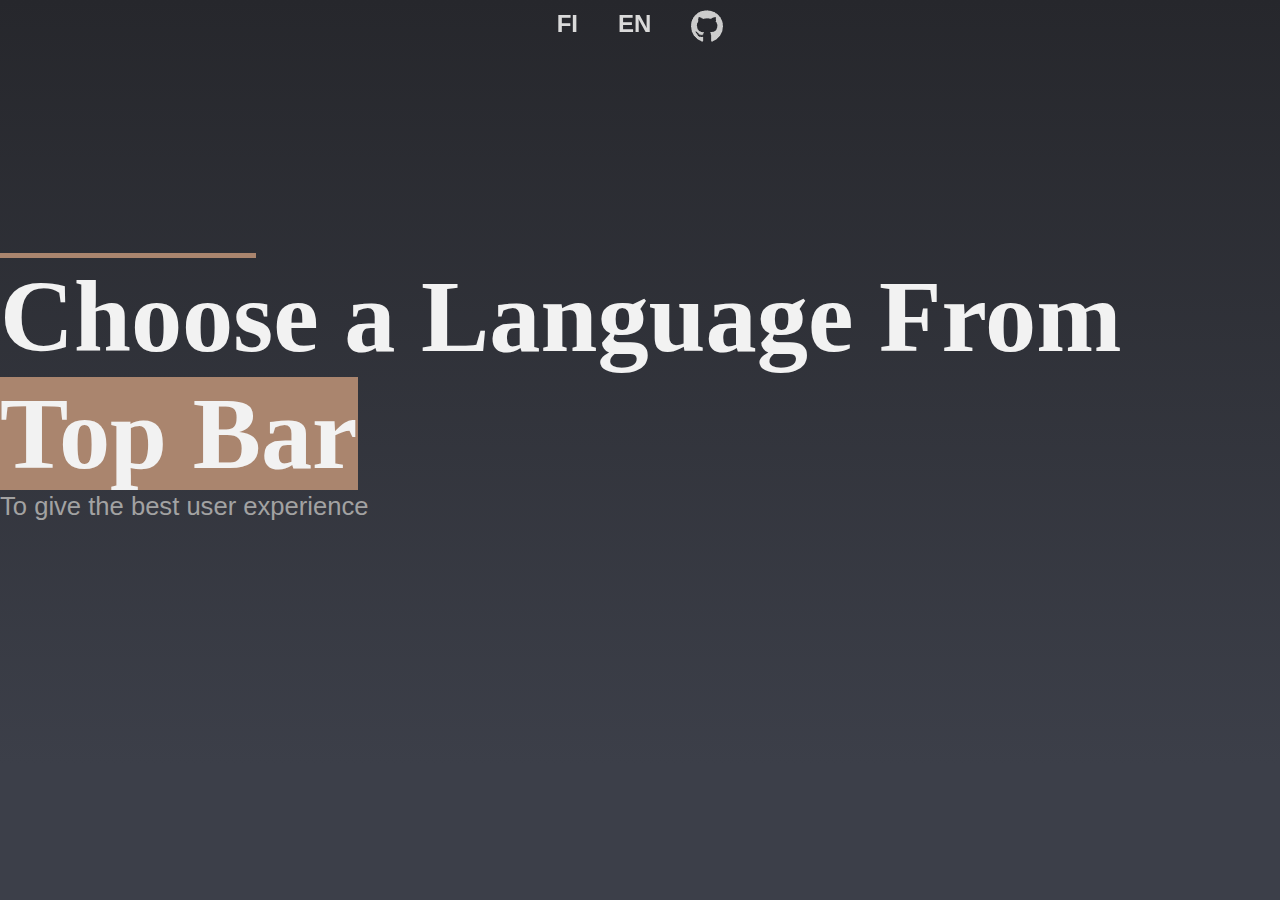
<file: index.html>
<!DOCTYPE html>
<html lang="en">
<head>
    <meta charset="UTF-8">
    <meta name="viewport" content="width=device-width, initial-scale=1.0">
    <title>Jere Tolonen</title>
    <link rel="stylesheet" href="content/style/lanstyle.css">
</head>
<body>
    <main>
        <nav class="screen-nav">
            <a href="fi/" class="nav-link">FI</a>
            <a href="en/" class="nav-link">EN</a>
            <a href="https://github.com/VisualPlate" target="_blank" class="nav-link"><img src="content/media/github32.png" alt="" class="inverted-icon"></a>
        </nav>
        <div class="hero-bg" id="landing">
            <div class="hero-header-content">
                <div>
                    <div class="line coffee"></div>
                    <h1 class="hero-header">Choose a Language From <span class="coffee">Top Bar</span></h1>
                    <p class="hero-paragraph">To give the best user experience</p>
                </div>
            </div>
        </div>
    </main>
    <!--Nobody reads these comments here, am i right?-->
    <!--Also this page wont be shown anyway most likely. it depends on server configs-->
</body>
</html>
</file>
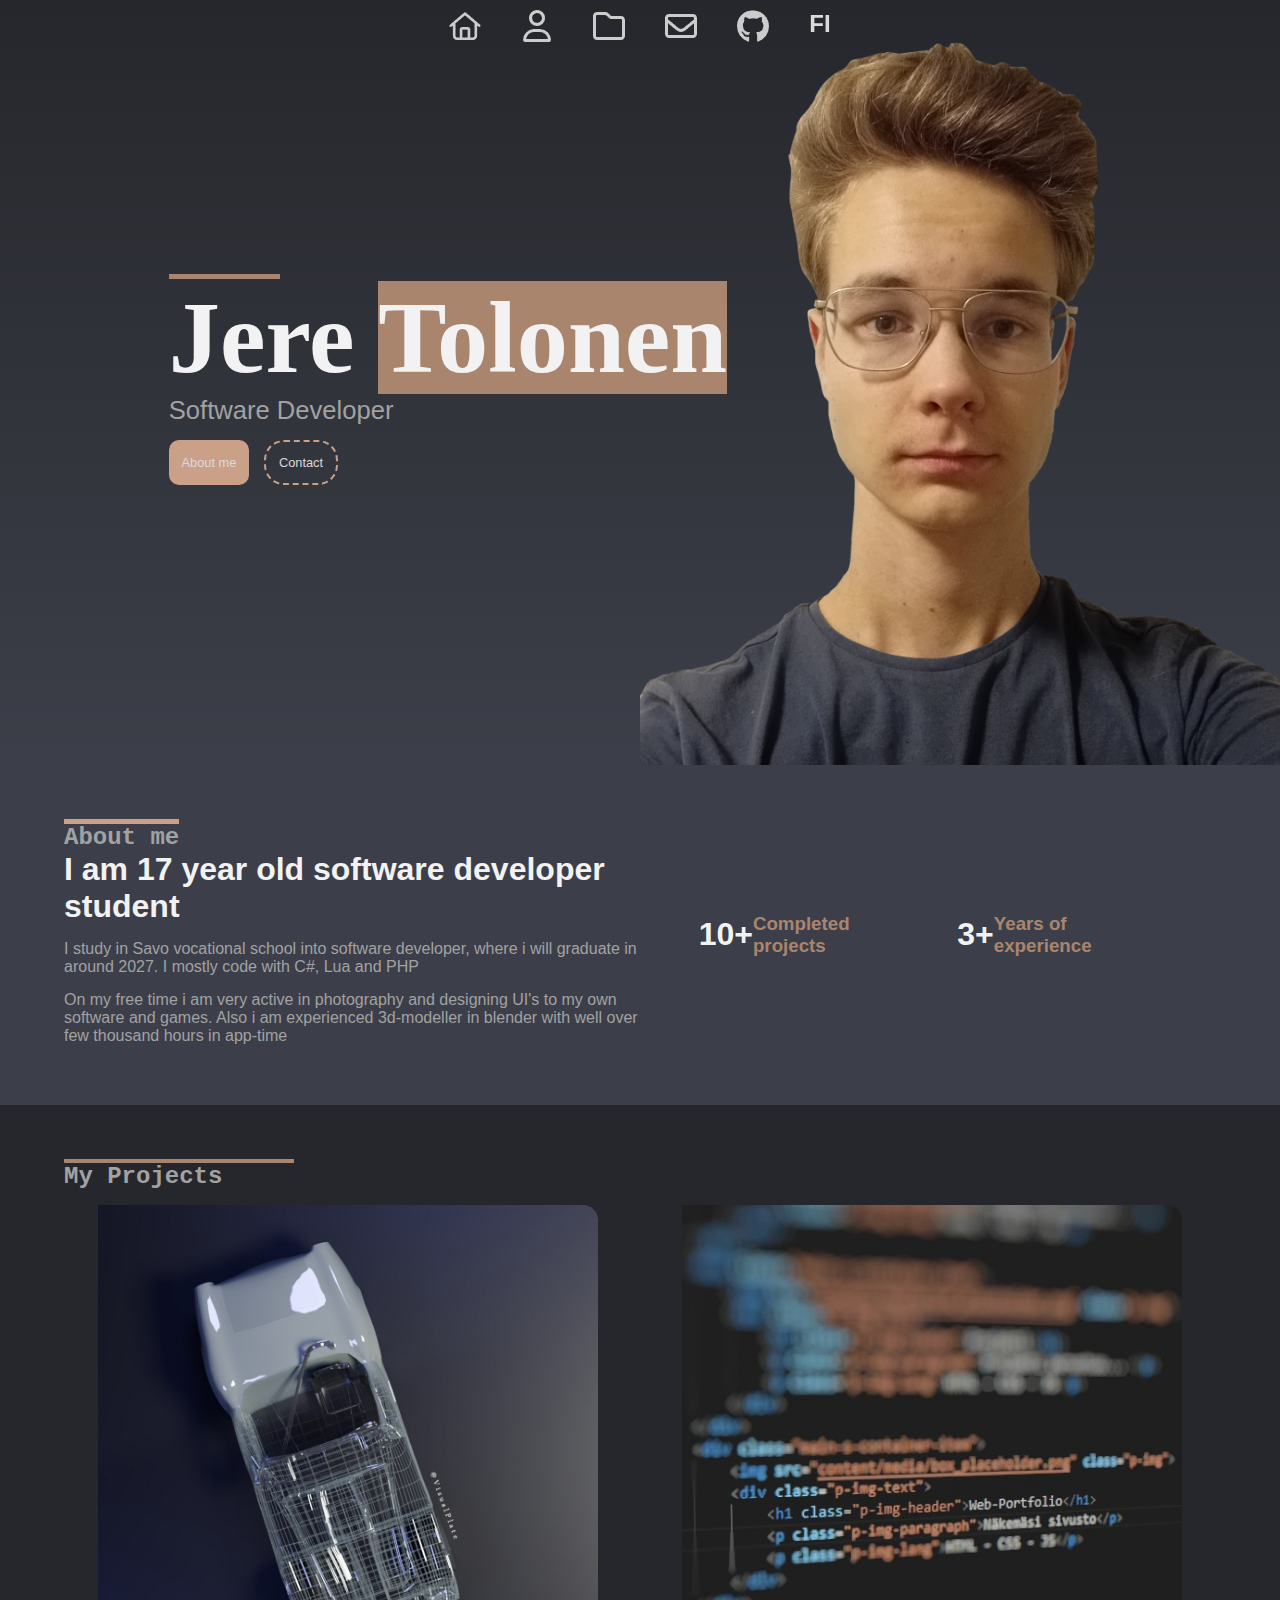
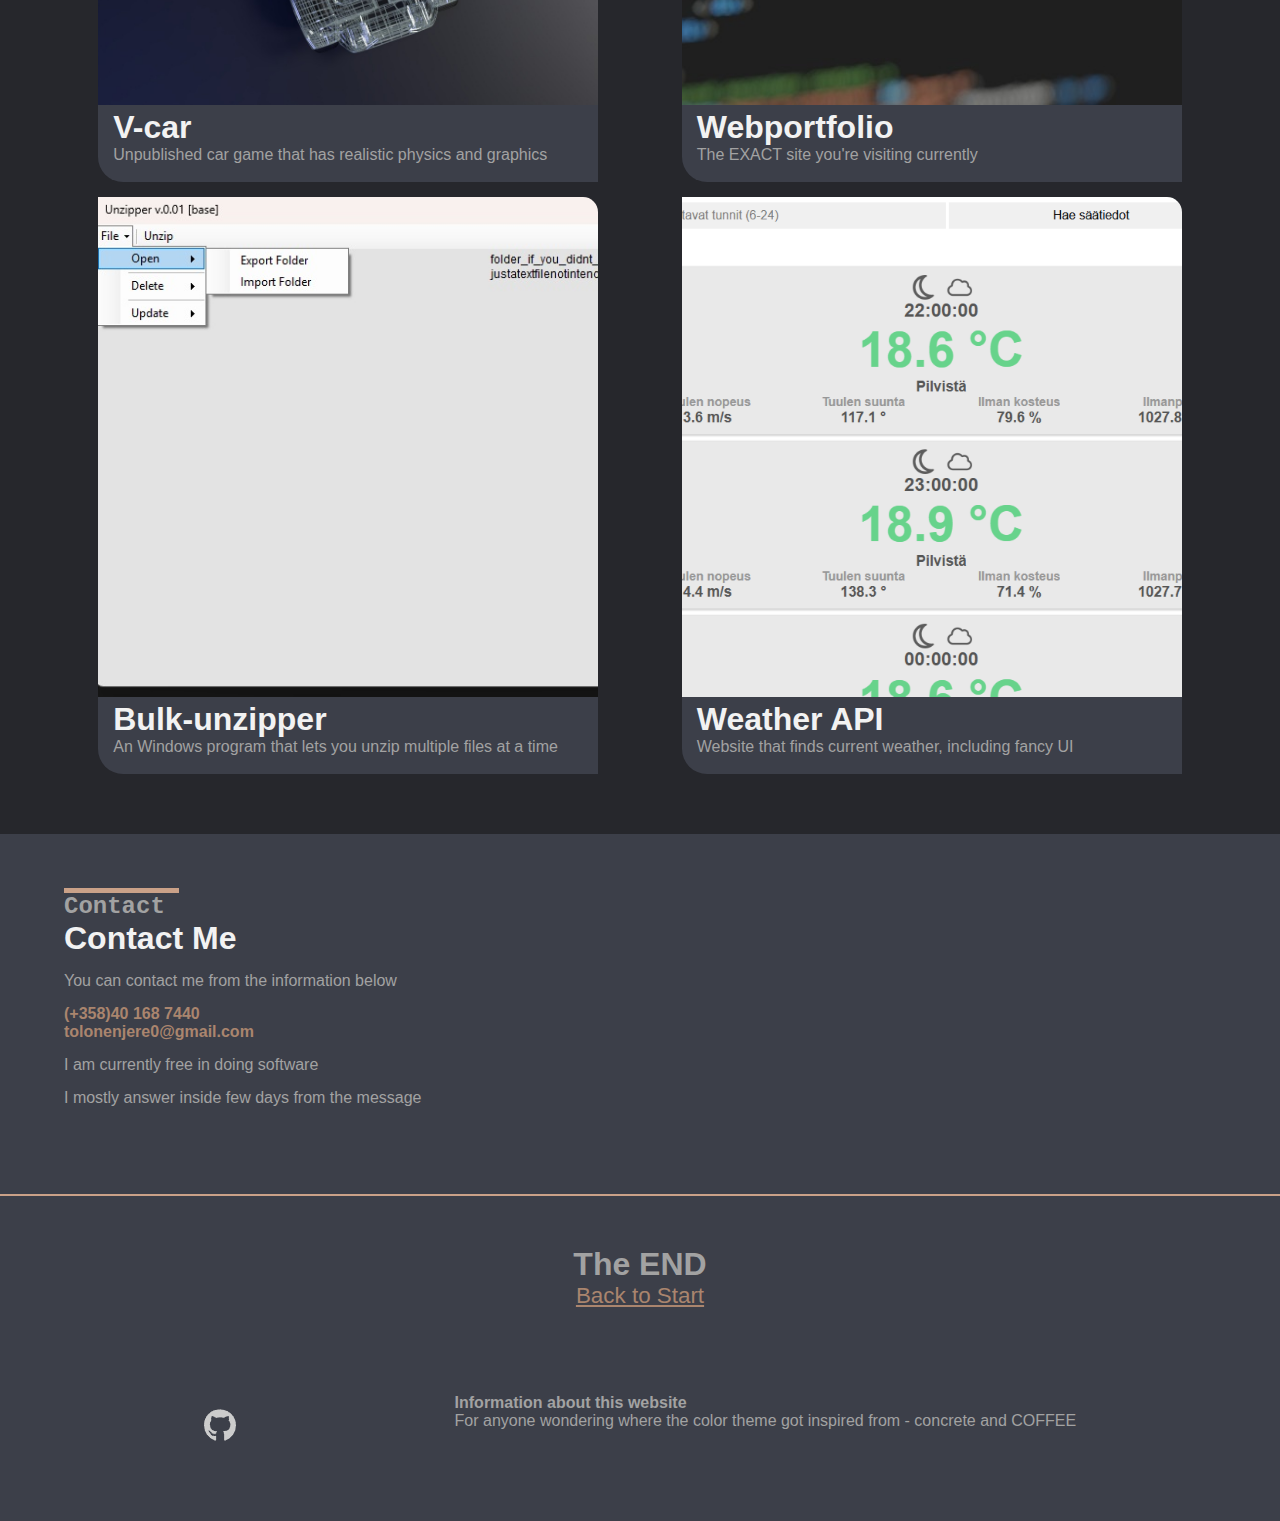
<file: en/index.html>
<!DOCTYPE html>
<html lang="en">
<head>
    <meta charset="UTF-8">
    <meta name="viewport" content="width=device-width, initial-scale=1.0">
    <title>Jere Tolonen</title>
    <link rel="stylesheet" href="../content/style/style.css">
</head>
<body>
    <main>
        <nav class="screen-nav">
            <a href="#landing" class="nav-link"><img src="../content/media/house32.png" alt="" class="inverted-icon"></a>
            <a href="#info" class="nav-link"><img src="../content/media/user32.png" alt="" class="inverted-icon"></a>
            <a href="#projects" class="nav-link"><img src="../content/media/projects32.png" alt="" class="inverted-icon"></a>
            <a href="#contact" class="nav-link"><img src="../content/media/contact32.png" alt="" class="inverted-icon"></a>
            <a href="https://github.com/VisualPlate" target="_blank" class="nav-link"><img src="../content/media/github32.png" alt="" class="inverted-icon"></a>
            <a href="../fi/" class="nav-link">FI</a>
        </nav>
        <div class="hero-bg" id="landing">
            <div class="hero-header-content">
                <div class="hero-left">
                    <div>
                        <div class="line coffee"></div>
                        <h1 class="hero-header">Jere <span class="coffee">Tolonen</span></h1>
                        <p class="hero-paragraph">Software Developer</p>
                        <div class="row">
                            <a href="#info" class="link link-main">About me</a>
                            <a href="#contact" class="link link-secondary">Contact</a>
                        </div>
                    </div>
                </div>
                <div class="hero-right">
                    <img src="../content/media/m_portrait.png" alt="" class="hero-img">
                </div>
            </div>
        </div>
        <div class="secondary-container max-1900" id="info">
            <div class="container-sizing">
                <div class="grid-divider">
                    <div>
                        <div class="line coffee-light"></div>
                        <h2 class="container-type">
                            About me
                        </h2>
                        <h1 class="header-highlight">I am 17 year old software developer student</h1>
                        <p class="info-paragraph">I study in Savo vocational school into software developer, where i will graduate in around 2027. I mostly code with C#, Lua and PHP</p>
                        <p class="info-paragraph">On my free time i am very active in photography and designing UI's to my own software and games. Also i am experienced 3d-modeller in blender with well over few thousand hours in app-time</p>
                    </div>
                    <div class="divider-half-centered">
                        <div>
                            <h1 class="header-highlight">10+</h1>
                            <h3 class="coffee-text">Completed projects</h3>
                        </div>
                        <div>
                            <h1 class="header-highlight">3+</h1>
                            <h3 class="coffee-text">Years of experience</h3>
                        </div>
                    </div>
                </div>
            </div>
        </div>
        <div class="project-container max-1900" id="projects">
            <div class="container-sizing">
                <div class="line coffee"></div>
                <h2 class="container-type">
                    My Projects
                </h2>
                <div class="row project-row">
                    <div class="project-card">
                        <img src="../content/media/vcarlogo.jpg" alt="Kuva" class="project-img">
                        <div class="project-text-container">
                            <h1 class="header-highlight">V-car</h1>
                            <p>Unpublished car game that has realistic physics and graphics</p>
                            <br>
                        </div>
                    </div>
                    <div class="project-card">
                        <img src="../content/media/showcaseimg3.jpg" alt="Kuva" class="project-img">
                        <div class="project-text-container">
                            <h1 class="header-highlight">Webportfolio</h1>
                            <p>The EXACT site you're visiting currently</p>
                            <br>
                        </div>
                    </div>
                    <div class="project-card">
                        <img src="../content/media/bulkUnzipper.jpg" alt="Kuva" class="project-img">
                        <div class="project-text-container">
                            <h1 class="header-highlight">Bulk-unzipper</h1>
                            <p>An Windows program that lets you unzip multiple files at a time</p>
                            <br>
                        </div>
                    </div>
                    <div class="project-card">
                        <img src="../content/media/weatherApi.png" alt="Kuva" class="project-img">
                        <div class="project-text-container">
                            <h1 class="header-highlight">Weather API</h1>
                            <p>Website that finds current weather, including fancy UI</p>
                            <br>
                        </div>
                    </div>
                </div>
            </div>
        </div>
        <div class="secondary-container contact-container max-1900" id="contact">
            <div class="container-sizing">
                <div class="grid-divider">
                    <div>
                        <div class="line coffee-light"></div>
                        <h2 class="container-type">
                            Contact
                        </h2>
                        <h1 class="header-highlight">Contact Me</h1>
                        <p class="info-paragraph">You can contact me from the information below</p>
                        <div>
                            <a href="tel:+358401687440" class="no-underline"><h4 class="coffee-text">(+358)40 168 7440</h4></a>
                        </div>
                        <div>
                            <a href="mailto:tolonenjere0@gmail.com" class="no-underline"><h4 class="coffee-text">tolonenjere0@gmail.com</h4></a>
                        </div>
                        <p class="info-paragraph">I am currently free in doing software</p>
                        <p class="info-paragraph">I mostly answer inside few days from the message</p>
                    </div>
                </div>
            </div>
        </div>
    </main>
    <footer>
        <div class="text-align-center">
            <h1>The END</h1>
            <a href="#landing" class="coffee-text" style="font-size: 1.4rem;">Back to Start</a>
        </div>
        <div class="row space-evenly max-1900">
            <div class="row">
                <a href="https://github.com/VisualPlate" target="_blank"><img src="../content/media/github32.png" alt="" class="inverted-icon"></a>
            </div>
            <div>
                <h4>Information about this website</h4>
                <p>For anyone wondering where the color theme got inspired from - concrete and COFFEE</p>
            </div>
        </div>
    </footer>
</body>
</html>
</file>
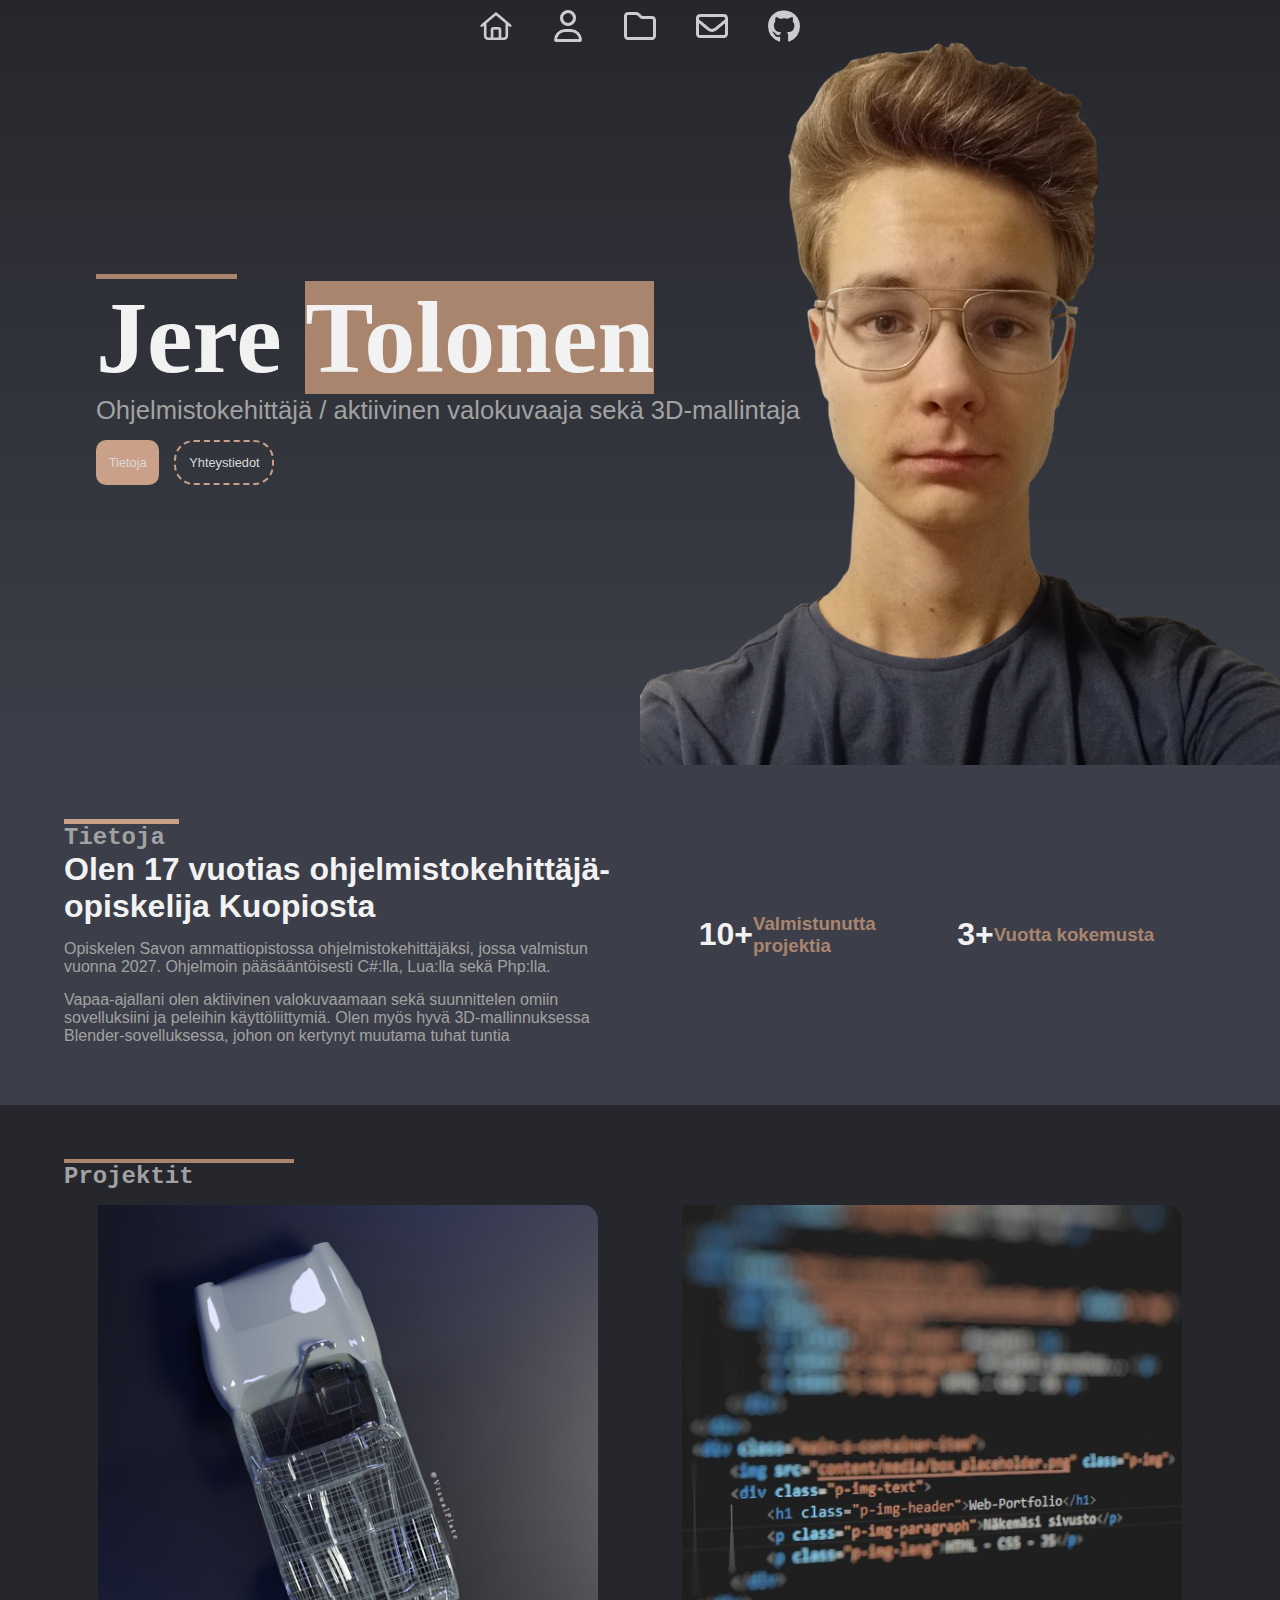
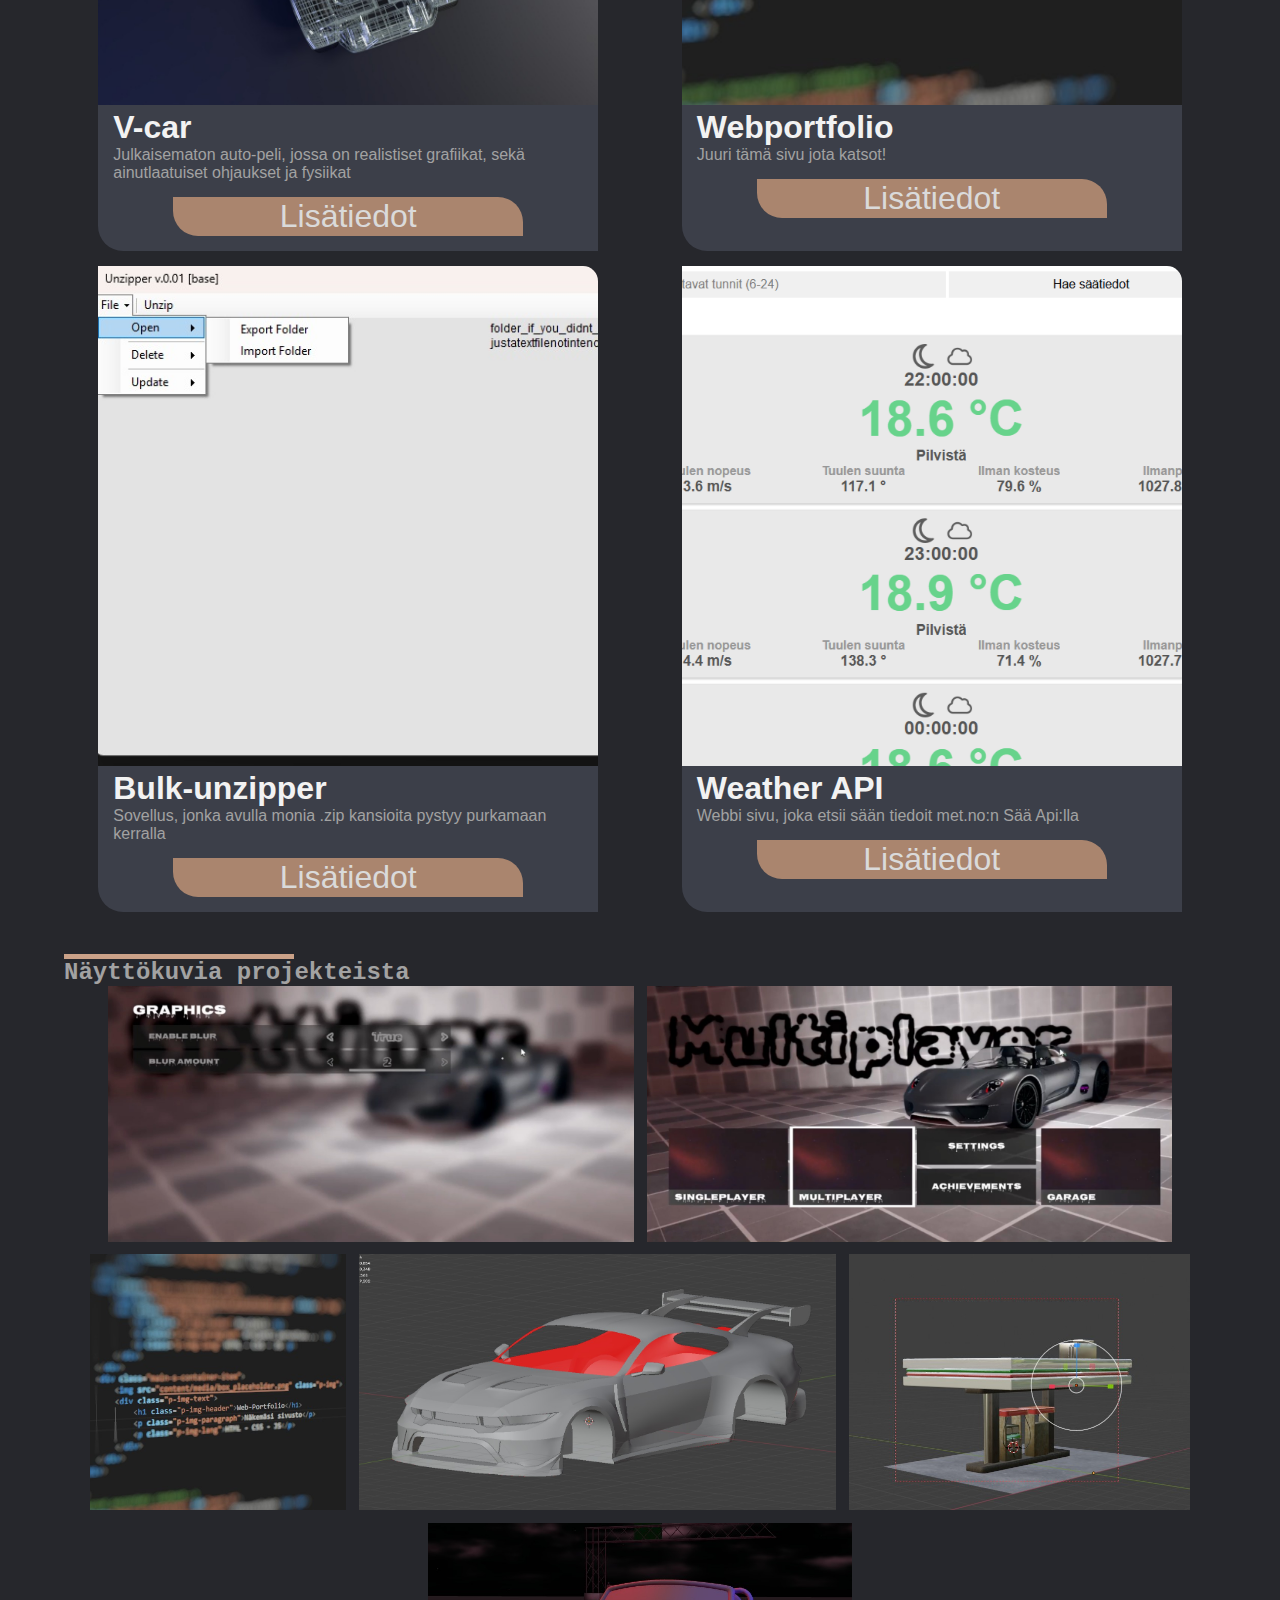
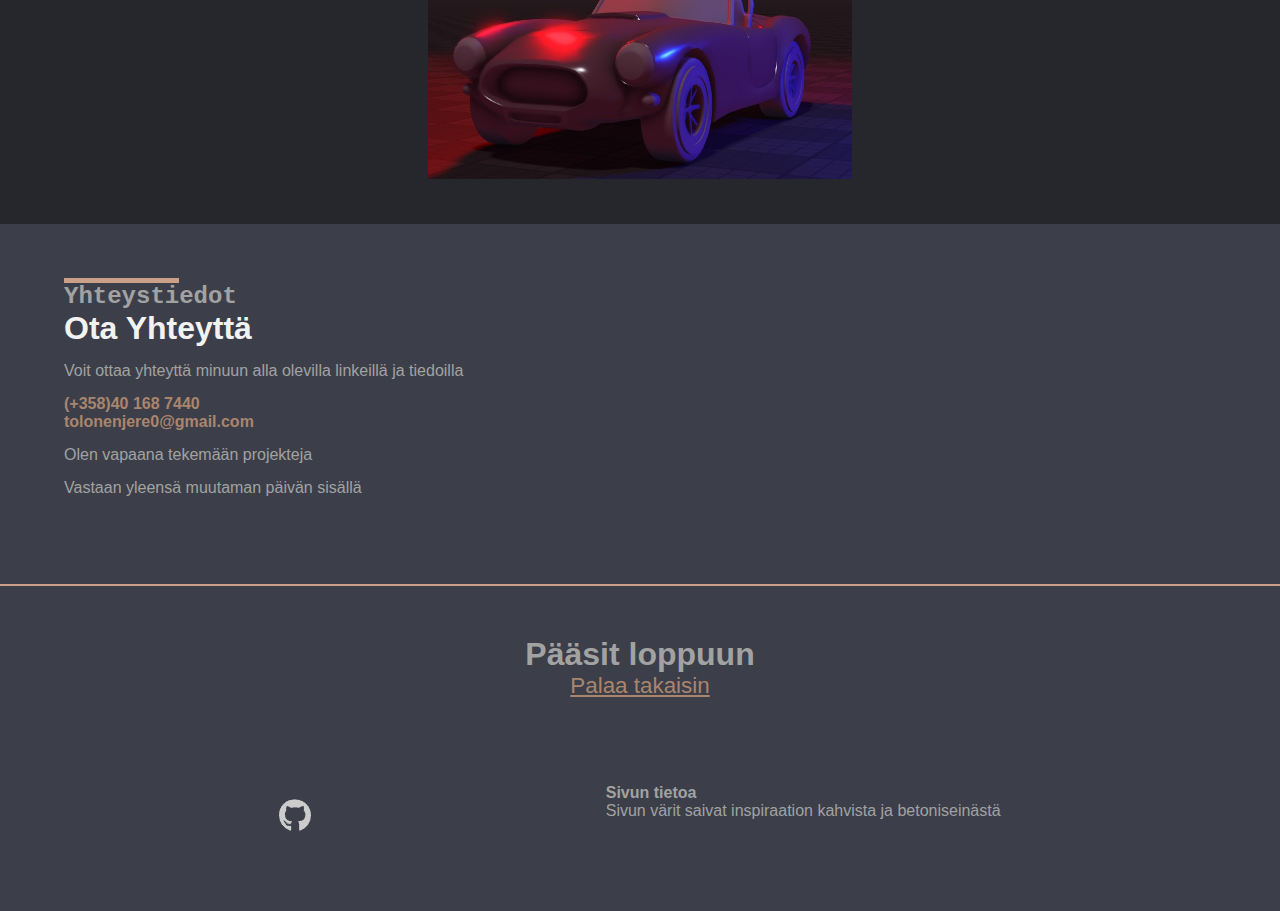
<file: fi/index.html>
<!DOCTYPE html>
<html lang="en">
<head>
    <meta charset="UTF-8">
    <meta name="viewport" content="width=device-width, initial-scale=1.0">
    <title>Jere Tolonen</title>
    <link rel="stylesheet" href="../content/style/style.css">
</head>
<body>
    <main>
        <nav class="screen-nav">
            <a href="#landing" class="nav-link"><img src="../content/media/house32.png" alt="" class="inverted-icon"></a>
            <a href="#info" class="nav-link"><img src="../content/media/user32.png" alt="" class="inverted-icon"></a>
            <a href="#projects" class="nav-link"><img src="../content/media/projects32.png" alt="" class="inverted-icon"></a>
            <a href="#contact" class="nav-link"><img src="../content/media/contact32.png" alt="" class="inverted-icon"></a>
            <a href="https://github.com/VisualPlate" target="_blank" class="nav-link"><img src="../content/media/github32.png" alt="" class="inverted-icon"></a>
        </nav>
        <div class="hero-bg" id="landing">
            <div class="hero-header-content">
                <div class="hero-left">
                    <div>
                        <div class="line coffee"></div>
                        <h1 class="hero-header">Jere <span class="coffee">Tolonen</span></h1>
                        <p class="hero-paragraph">Ohjelmistokehittäjä / aktiivinen valokuvaaja sekä 3D-mallintaja</p>
                        <div class="row">
                            <a href="#info" class="link link-main">Tietoja</a>
                            <a href="#contact" class="link link-secondary">Yhteystiedot</a>
                        </div>
                    </div>
                </div>
                <div class="hero-right">
                    <img src="../content/media/m_portrait.png" alt="" class="hero-img">
                </div>
            </div>
        </div>
        <div class="secondary-container max-1900" id="info">
            <div class="container-sizing">
                <div class="grid-divider">
                    <div>
                        <div class="line coffee-light"></div>
                        <h2 class="container-type">
                            Tietoja
                        </h2>
                        <h1 class="header-highlight">Olen 17 vuotias ohjelmistokehittäjä-opiskelija Kuopiosta</h1>
                        <p class="info-paragraph">Opiskelen Savon ammattiopistossa ohjelmistokehittäjäksi, jossa valmistun vuonna 2027. Ohjelmoin pääsääntöisesti C#:lla, Lua:lla sekä Php:lla.</p>
                        <p class="info-paragraph">Vapaa-ajallani olen aktiivinen valokuvaamaan sekä suunnittelen omiin sovelluksiini ja peleihin käyttöliittymiä. Olen myös hyvä 3D-mallinnuksessa Blender-sovelluksessa, johon on kertynyt muutama tuhat tuntia</p>
                    </div>
                    <div class="divider-half-centered">
                        <div>
                            <h1 class="header-highlight">10+</h1>
                            <h3 class="coffee-text">Valmistunutta projektia</h3>
                        </div>
                        <div>
                            <h1 class="header-highlight">3+</h1>
                            <h3 class="coffee-text">Vuotta kokemusta</h3>
                        </div>
                    </div>
                </div>
            </div>
        </div>
        <div class="project-container max-1900" id="projects">
            <div class="container-sizing">
                <div class="line coffee"></div>
                <h2 class="container-type">
                    Projektit
                </h2>
                <div class="row project-row">
                    <div class="project-card">
                        <img src="../content/media/vcarlogo.jpg" alt="Kuva" class="project-img">
                        <div class="project-text-container">
                            <h1 class="header-highlight">V-car</h1>
                            <p>Julkaisematon auto-peli, jossa on realistiset grafiikat, sekä ainutlaatuiset ohjaukset ja fysiikat</p>
                        </div>
                        <button onclick="showProject1()" class="btn-project-info">Lisätiedot</button>
                    </div>
                    <div class="project-card">
                        <img src="../content/media/showcaseimg3.jpg" alt="Kuva" class="project-img">
                        <div class="project-text-container">
                            <h1 class="header-highlight">Webportfolio</h1>
                            <p>Juuri tämä sivu jota katsot!</p>
                        </div>
                        <button onclick="showProject2()" class="btn-project-info">Lisätiedot</button>
                    </div>
                    <div class="project-card">
                        <img src="../content/media/bulkUnzipper.jpg" alt="Kuva" class="project-img">
                        <div class="project-text-container">
                            <h1 class="header-highlight">Bulk-unzipper</h1>
                            <p>Sovellus, jonka avulla monia .zip kansioita pystyy purkamaan kerralla</p>
                        </div>
                        <button onclick="showProject3()" class="btn-project-info">Lisätiedot</button>
                    </div>
                    <div class="project-card">
                        <img src="../content/media/weatherApi.png" alt="Kuva" class="project-img">
                        <div class="project-text-container">
                            <h1 class="header-highlight">Weather API</h1>
                            <p>Webbi sivu, joka etsii sään tiedoit met.no:n Sää Api:lla</p>
                        </div>
                        <button onclick="showProject4()" class="btn-project-info">Lisätiedot</button>
                    </div>
                </div>
                <br>
                <div class="project-imgs">
                    <div class="line coffee-light"></div>
                    <h2 class="container-type">
                        Näyttökuvia projekteista
                    </h2>
                    <div class="showcase">
                        <img src="../content/media/showcaseimg1.jpg" alt="">
                        <img src="../content/media/showcaseimg2.jpg" alt="">
                        <img src="../content/media/showcaseimg3.jpg" alt="">
                        <img src="../content/media/showcaseimg4.jpg" alt="">
                        <img src="../content/media/showcaseimg5.jpg" alt="">
                        <img src="../content/media/showcaseimg6.jpg" alt="">
                    </div>
                </div>
            </div>
        </div>
        <div class="secondary-container contact-container max-1900" id="contact">
            <div class="container-sizing">
                <div class="grid-divider">
                    <div>
                        <div class="line coffee-light"></div>
                        <h2 class="container-type">
                            Yhteystiedot
                        </h2>
                        <h1 class="header-highlight">Ota Yhteyttä</h1>
                        <p class="info-paragraph">Voit ottaa yhteyttä minuun alla olevilla linkeillä ja tiedoilla</p>
                        <div>
                            <a href="tel:+358401687440" class="no-underline"><h4 class="coffee-text">(+358)40 168 7440</h4></a>
                        </div>
                        <div>
                            <a href="mailto:tolonenjere0@gmail.com" class="no-underline"><h4 class="coffee-text">tolonenjere0@gmail.com</h4></a>
                        </div>
                        <p class="info-paragraph">Olen vapaana tekemään projekteja</p>
                        <p class="info-paragraph">Vastaan yleensä muutaman päivän sisällä</p>
                    </div>
                </div>
            </div>
        </div>
    </main>
    <footer>
        <div class="text-align-center">
            <h1>Pääsit loppuun</h1>
            <a href="#landing" class="coffee-text" style="font-size: 1.4rem;">Palaa takaisin</a>
        </div>
        <div class="row space-evenly max-1900">
            <div class="row">
                <a href="https://github.com/VisualPlate" target="_blank"><img src="../content/media/github32.png" alt="" class="inverted-icon"></a>
            </div>
            <div>
                <h4>Sivun tietoa</h4>
                <p>Sivun värit saivat inspiraation kahvista ja betoniseinästä</p>
            </div>
        </div>
    </footer>



    <!--Hidden content that will be only shown when specific button is pressed. Cannot be createn dynamically :( -->




    <div class="darker-bg" id="projectInspect1">
        <div class="project-inspect">
            <button onclick="hideProject1()" class="project-hide-link">X</button>
            <div class="project-inspect-align">
                <div class="project-inspect-img-div1">
                    <img src="../content/media/vcarlogo.jpg" alt="Kuva" class="project-img-inspect">
                </div>
                <div class="project-inspect-margin">
                    <h1 class="header-highlight">V-car</h1>
                    <p class="scroll-text">Julkaisematon auto-peli, jossa on realistiset grafiikat, sekä ainutlaatuiset ohjaukset ja fysiikat. Pelissä on otettu huomioon myös käyttöliittymät hyvin suunnitellusti. Pelissä tulisi olla monia lisäominaisuuksia nykyisen version lisäksi. Pelin idea tuli muutamia vuosia sitten muutamien muiden pelien inspiroimana, mutta aloitin sen valmistamisen noin vuosi sitten. Pelin tuotanto on hiljentynyt viimeisen muutaman kuukauden aikana ajan puutteen ja muiden projektien takia. Peliä ei ole saatavilla julkisesti vielä. </p>
                </div>
            </div>
        </div>
    </div>
    <div class="darker-bg" id="projectInspect2">
        <div class="project-inspect">
            <button onclick="hideProject2()" class="project-hide-link">X</button>
            <div class="project-inspect-align">
                <div class="project-inspect-img-div2">
                    <img src="../content/media/showcaseimg3.jpg" alt="Kuva" class="project-img-inspect">
                </div>
                <div class="project-inspect-margin">
                    <h1 class="header-highlight">Webportfolio</h1>
                    <p class="scroll-text">Projektini, jota katsot juuri nyt!. Webportfolioni on esitelmä omista tiedoistani, johon olen kasannut tärkeimmät tiedot, yhdelle sivulle.</p>
                </div>
            </div>
        </div>
    </div>
    <div class="darker-bg" id="projectInspect3">
        <div class="project-inspect">
            <button onclick="hideProject3()" class="project-hide-link">X</button>
            <div class="project-inspect-align">
                <div class="project-inspect-img-div3">
                    <img src="../content/media/bulkUnzipper.jpg" alt="Kuva" class="project-img-inspect">
                </div>
                <div class="project-inspect-margin">
                    <h1 class="header-highlight">Bulk-unzipper</h1>
                    <p class="scroll-text">Projekti, jolla voi purkaa monia pakattuja .zip tiedostoja kerralla. Kehitin sovelluksen, koska Windowsin omassa resurssien hallinnassa ei ole kyseistä ominaisuutta. Sovellus on helppokäyttöinen, sekä se on ladattavissa ilmaisesti Github profiililtani</p>
                </div>
            </div>
        </div>
    </div>
    <div class="darker-bg" id="projectInspect4">
        <div class="project-inspect">
            <button onclick="hideProject4()" class="project-hide-link">X</button>
            <div class="project-inspect-align">
                <div class="project-inspect-img-div4">
                    <img src="../content/media/weatherApi.png" alt="Kuva" class="project-img-inspect">
                </div>
                <div class="project-inspect-margin">
                    <h1 class="header-highlight">Weather API</h1>
                    <p class="scroll-text">Php pohjainen webbi sää API, jossa on helppokäyttöinen käyttöliittymä. Projekti on saatavilla Github profiilistani</p>
                </div>
            </div>
        </div>
    </div>

    <script>
    const obj1 = document.getElementById("projectInspect1");
    const obj2 = document.getElementById("projectInspect2");
    const obj3 = document.getElementById("projectInspect3");
    const obj4 = document.getElementById("projectInspect4");
    
    function addBlur() {
        document.querySelector("main").style.filter = "blur(20px)";
        document.querySelector("footer").style.filter = "blur(20px)";
    }
    function removeBlur() {
        document.querySelector("main").style.filter = "none";
        document.querySelector("footer").style.filter = "none";
    }

    function hideProject1() {
      obj1.style.display = "none";
      removeBlur();
    }

    function showProject1() {
      obj1.style.display = "block";
      addBlur();
    }

    function hideProject2() {
      obj2.style.display = "none";
      removeBlur();
    }

    function showProject2() {
      obj2.style.display = "block";
      addBlur();
    }

    function hideProject3() {
      obj3.style.display = "none";
      removeBlur();
    }

    function showProject3() {
      obj3.style.display = "block";
      addBlur();
    }
    
    function hideProject4() {
      obj4.style.display = "none";
      removeBlur();
    }

    function showProject4() {
      obj4.style.display = "block";
      addBlur();
    }
  </script>
</body>
</html>
</file>
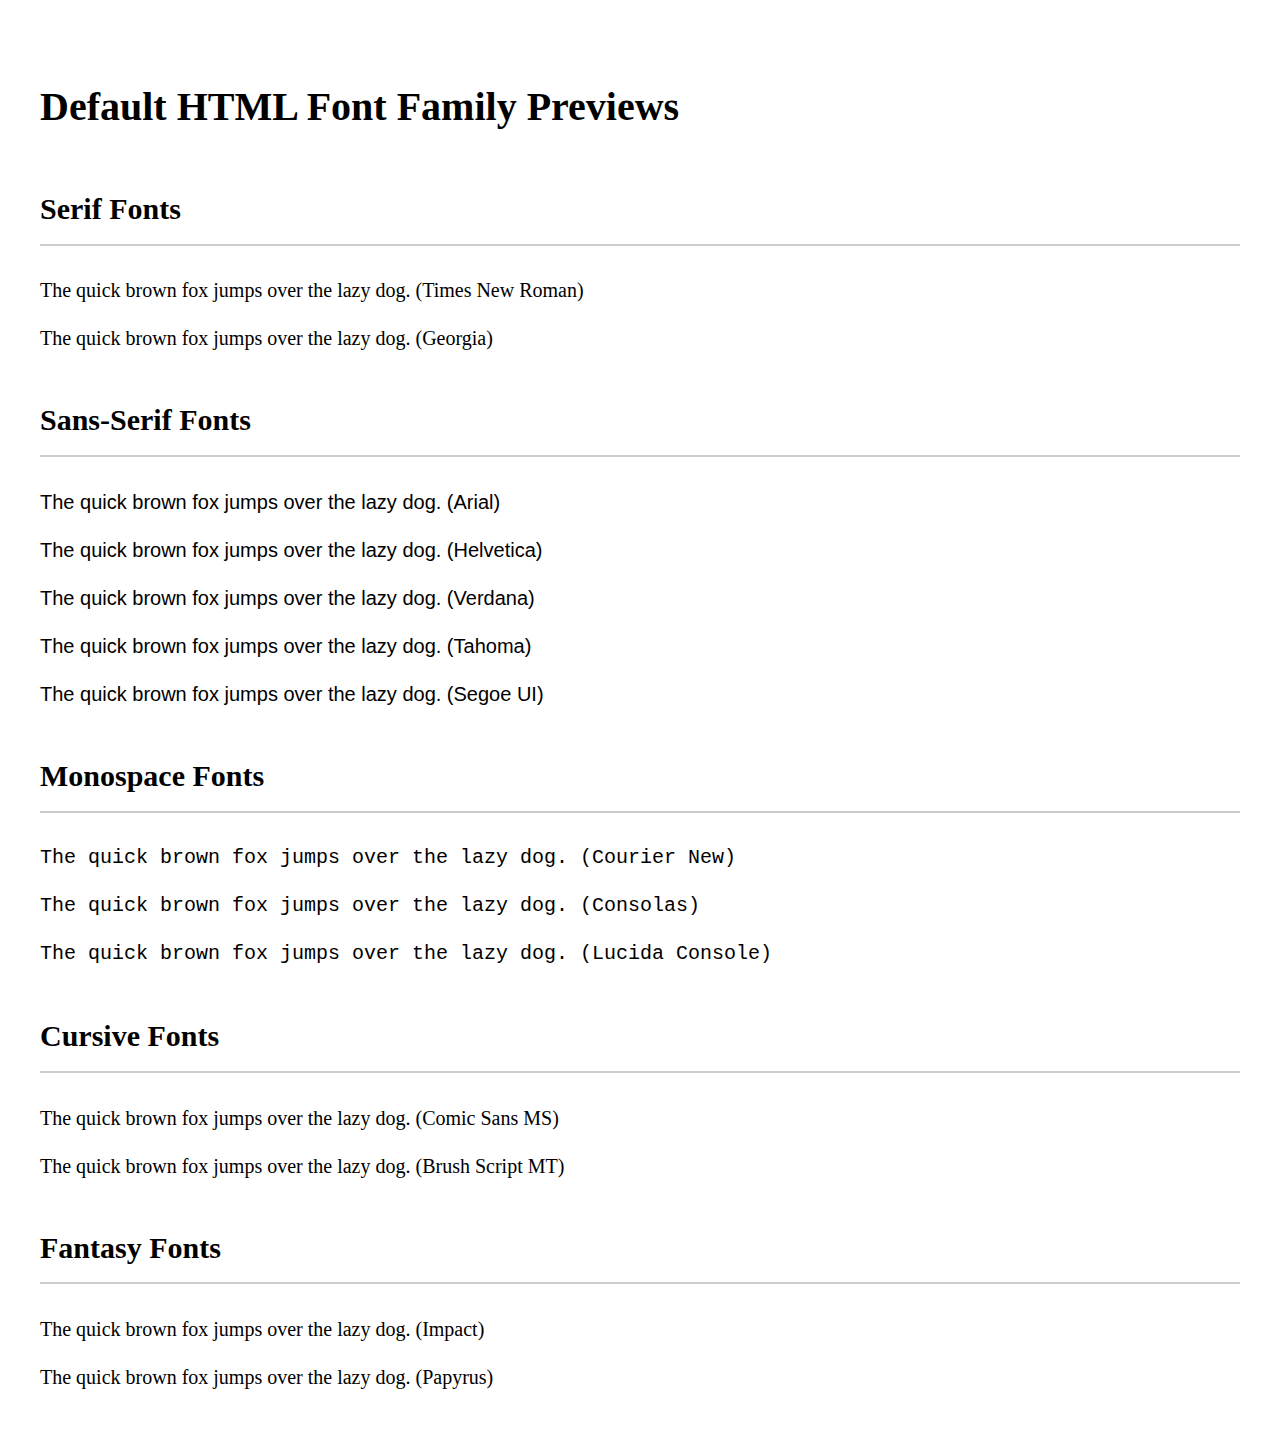
<file: test.html>
<!DOCTYPE html>
<html lang="en">
<head>
  <meta charset="UTF-8">
  <title>Default Font Family Previews</title>
  <style>
    body {
      font-size: 20px;
      line-height: 2;
      padding: 2rem;
    }
    h2 {
      margin-top: 2rem;
      border-bottom: 2px solid #ccc;
      padding-bottom: 0.3rem;
    }
    .font-preview {
      margin: 0.5rem 0;
    }
  </style>
</head>
<body>

  <h1>Default HTML Font Family Previews</h1>

  <h2>Serif Fonts</h2>
  <p class="font-preview" style="font-family: 'Times New Roman', serif;">
    The quick brown fox jumps over the lazy dog. (Times New Roman)
  </p>
  <p class="font-preview" style="font-family: Georgia, serif;">
    The quick brown fox jumps over the lazy dog. (Georgia)
  </p>

  <h2>Sans-Serif Fonts</h2>
  <p class="font-preview" style="font-family: Arial, sans-serif;">
    The quick brown fox jumps over the lazy dog. (Arial)
  </p>
  <p class="font-preview" style="font-family: Helvetica, sans-serif;">
    The quick brown fox jumps over the lazy dog. (Helvetica)
  </p>
  <p class="font-preview" style="font-family: Verdana, sans-serif;">
    The quick brown fox jumps over the lazy dog. (Verdana)
  </p>
  <p class="font-preview" style="font-family: Tahoma, sans-serif;">
    The quick brown fox jumps over the lazy dog. (Tahoma)
  </p>
  <p class="font-preview" style="font-family: 'Segoe UI', sans-serif;">
    The quick brown fox jumps over the lazy dog. (Segoe UI)
  </p>

  <h2>Monospace Fonts</h2>
  <p class="font-preview" style="font-family: 'Courier New', monospace;">
    The quick brown fox jumps over the lazy dog. (Courier New)
  </p>
  <p class="font-preview" style="font-family: Consolas, monospace;">
    The quick brown fox jumps over the lazy dog. (Consolas)
  </p>
  <p class="font-preview" style="font-family: 'Lucida Console', monospace;">
    The quick brown fox jumps over the lazy dog. (Lucida Console)
  </p>

  <h2>Cursive Fonts</h2>
  <p class="font-preview" style="font-family: 'Comic Sans MS', cursive;">
    The quick brown fox jumps over the lazy dog. (Comic Sans MS)
  </p>
  <p class="font-preview" style="font-family: 'Brush Script MT', cursive;">
    The quick brown fox jumps over the lazy dog. (Brush Script MT)
  </p>

  <h2>Fantasy Fonts</h2>
  <p class="font-preview" style="font-family: Impact, fantasy;">
    The quick brown fox jumps over the lazy dog. (Impact)
  </p>
  <p class="font-preview" style="font-family: Papyrus, fantasy;">
    The quick brown fox jumps over the lazy dog. (Papyrus)
  </p>

</body>
</html>
</file>
<file: content/style/lanstyle.css>
:root {
  /*Base Colors*/
  --color-background: #26272c;
  --color-background-secondary: #3c3f49;
  --color-surface: #404040;
  --color-surface-transparent: #40404082;
  --color-accent: #575759;
  --color-coffee: #aa856e;
  --color-coffee-light: #caa188;
  --color-red: #ca2819;
  
  /*Text*/
  --color-text-primary: #F2F2F2;
  --color-text-secondary: #a2a2a2;
  --color-text-link: #dadada;
}
html {
    scroll-behavior: smooth;
    overflow-x: hidden;
}
body {
    margin: 0;
    font-family: 'Segoe UI', Tahoma, Geneva, Verdana, sans-serif;
    background-color: var(--color-background-secondary);
    color: var(--color-text-secondary);
}
h1, h2, h3, h4 {
    margin: 0;
}
p {
    margin: 0;
}
.nav-link {
    color: var(--color-text-link);
    text-decoration: none;
    font-size: 1.5rem;
    padding-block: 5px;
    padding-inline: 20px;
    border-bottom: transparent solid 2px;
    font-weight: bold;
}
.nav-link:hover {
    transition: all 0.2s linear;
    color: var(--color-text-primary);
    background: linear-gradient(to top, var(--color-accent), #ffffff00);
    border-bottom: var(--color-coffee) solid 2px;
}
.hero-bg {
    background: linear-gradient(to bottom, var(--color-background), var(--color-background-secondary));
    background-size: 50vw;
    height: 85vh;
}
.hero-header {
    font-size: 8vw;
    color: var(--color-text-primary);
    font-family: Georgia, 'Times New Roman', Times, serif;
}
.hero-paragraph {
    color: var(--color-text-secondary);
    font-size: 2vw;
}
.hero-header-content {
    width: 100vw;
    display: flex;
    flex-direction: row;
    height: 100%;
    align-items: center;
}
.screen-nav {
    display: flex;
    flex-direction: row;
    justify-content: center;
    position: fixed;
    width: 96vw;
    padding-inline: 2vw;
    margin-top: 5px;
    top: 0;
    color: var(--color-text-link);
    z-index: 100;
}
.inverted-icon {
    filter: invert(80%);
    display: flex;
    align-self: center;
    justify-self: center;
}
.line {
    height: 0.5vh;
    width: 20%;
    margin-top: 1vh;
}
.coffee {
    background-color: var(--color-coffee);
}
</file>
<file: content/style/style.css>
:root {
  /*Base Colors*/
  --color-background: #26272c;
  --color-background-secondary: #3c3f49;
  --color-surface: #404040;
  --color-surface-transparent: #40404082;
  --color-accent: #575759;
  --color-coffee: #aa856e;
  --color-coffee-light: #caa188;
  --color-red: #ca2819;
  
  /*Text*/
  --color-text-primary: #F2F2F2;
  --color-text-secondary: #a2a2a2;
  --color-text-link: #dadada;
}
html {
    scroll-behavior: smooth;
    overflow-x: hidden;
}
body {
    margin: 0;
    font-family: 'Segoe UI', Tahoma, Geneva, Verdana, sans-serif;
    background-color: var(--color-background-secondary);
    color: var(--color-text-secondary);
}
h1, h2, h3, h4 {
    margin: 0;
}
p {
    margin: 0;
}
.nav-link {
    color: var(--color-text-link);
    text-decoration: none;
    font-size: 1.5rem;
    padding-block: 5px;
    padding-inline: 20px;
    border-bottom: transparent solid 2px;
    font-weight: bold;
}
.nav-link:hover {
    transition: all 0.2s linear;
    color: var(--color-text-primary);
    background: linear-gradient(to top, var(--color-accent), #ffffff00);
    border-bottom: var(--color-coffee) solid 2px;
}
.hero-bg {
    background: linear-gradient(to bottom, var(--color-background), var(--color-background-secondary));
    background-size: 50vw;
    height: 85vh;
}
.hero-left {
    width: 70vw;
    display: flex;
    flex-direction: column;
    height: 100%;
    align-items: center;
    justify-content: center;
    z-index: 0;
}
.hero-right {
    width: 30vw;
    display: flex;
    justify-self: left;
    align-self: self-end;
    z-index: 1;
}
.hero-header {
    font-size: 8vw;
    white-space: nowrap;
    color: var(--color-text-primary);
    font-family: Georgia, 'Times New Roman', Times, serif;
}
.hero-paragraph {
    color: var(--color-text-secondary);
    font-size: 2vw;
}
.hero-header-content {
    width: 100vw;
    display: flex;
    flex-direction: row;
    height: 100%;
}
.hero-img {
    width: 40vw;
    transform: translateX(-50%);
}
.screen-nav {
    display: flex;
    flex-direction: row;
    justify-content: center;
    position: fixed;
    width: 96vw;
    padding-inline: 2vw;
    margin-top: 5px;
    top: 0;
    color: var(--color-text-link);
    z-index: 100;
}
.inverted-icon {
    filter: invert(80%);
    display: flex;
    align-self: center;
    
    justify-self: center;
}
.container-sizing {
    padding-inline: 5vw;
    padding-block: 5vh;
    width: 90vw;
    height: calc(100% - 5vh);
}
.secondary-container {
    background-color: var(--color-background-secondary);
    width: 100vw;
}
.contact-container {
    height: 40vh;
}
.project-container {
    background-repeat: no-repeat;
    background-color: var(--color-background);
    width: 100vw;
}
.info-paragraph {
    margin-block: 15px;
}
.line {
    height: 0.5vh;
    width: 20%;
    margin-top: 1vh;
}
.coffee {
    background-color: var(--color-coffee);
}
.coffee-text {
    color: var(--color-coffee);
}
.coffee-light {
    background-color: var(--color-coffee-light);
}
.grid-divider {
    display: grid;
    grid-template-columns: repeat(2, 2fr);
    height: 100%;
    width: 90vw;
}
.divider-half-centered {
    display: flex;
    flex-direction: row;
    flex-wrap: nowrap;
    width: 100%;
    justify-self: center;
    align-self: center;
    justify-content: space-evenly;
}
.divider-half-centered div {
    display: flex;
    flex-direction: row;
    align-items: center;
    width: 50%;
    max-width: 200px;
}
.centered {
    display: flex;
    flex-direction: column;
    justify-self: center;
    align-self: center;
}
.row {
    display: flex;
    flex-direction: row;
    gap: 15px;
    margin-block: 15px;
}
.link {
    padding: 1vw;
    color: var(--color-text-link);
    text-decoration: none;
    align-content: center;
}
.link-main {
    font-size: 1vw;
    background-color: var(--color-coffee-light);
    border-radius: 10px;
}
.link-secondary {
    font-size: 1vw;
    border: var(--color-coffee-light) dashed 2px;
    border-radius: 20px;
    box-sizing: border-box;
}
.header-highlight {
    color: var(--color-text-primary);
}
.container-type {
    font-family:  'Courier New', Courier, monospace;
}
.project-card {
    background-color: var(--color-background-secondary);
    border-bottom-left-radius: 25px;
    border-top-right-radius: 25px;
    min-width: 500px;
    max-width: 30%;
}
.project-img {
    border-top-right-radius: 15px;
    width: 100%;
}
.project-row {
    max-width: 1400px;
    justify-self: center;
    flex-wrap: wrap;
    justify-content: space-around;
}
.project-text-container {
    padding-inline: 15px;
}
.darker-bg {
    position: fixed;
    width: 100vw;
    height: 100vh;
    z-index: 40;
    top: 0;
    background-color: #2b2b2bca;
}
.project-inspect {
    position: fixed;
    width: 70vw;
    height: 70vh;
    z-index: 50;
    top: 15vh;
    left: 15vw;
    background-color: var(--color-background);
    border-radius: 10px;
}
.project-inspect div {
    height: 90%;
}
.btn-project-info {
    width: 70%;
    margin-inline: 15%;
    margin-block: 15px;
    font-size: 2rem;
    color: var(--color-text-link);
    background-color: var(--color-coffee);
    border: none;
    border-bottom-left-radius: 25px;
    border-top-right-radius: 25px;
}


.project-img-inspect {
    height: 100%;
    margin-left: 15%;
}
.project-inspect-align {
    display: flex;
    flex-direction: row;
    width: 100%;
    height: 100%;
    align-items: center;
}

.project-hide-link {
    display: flex;
    justify-self: right;
    align-self: center;
    background-color: var(--color-red);
    color: var(--color-text-link);
    border: none;
    padding: 10px;
    font-size: 1rem;
    border-radius: 5px;
}
.project-inspect-margin {
    margin-inline: 1rem;
}
.scroll-text {
    height: 70%;
    background-color: var(--color-surface-transparent);
    border-bottom-left-radius: 25px;
    border-top-right-radius: 25px;
    overflow-y: auto;
    overflow-x: hidden;
}

.no-underline {
    text-decoration: none;
}
.space-evenly {
    justify-content: space-evenly;
}
.text-align-center {
    text-align: center;
}
footer {
    width: 100vw;
    display: flex;
    flex-direction: column;
    border-top: var(--color-coffee-light) solid 2px;
    padding-block: 50px;
    row-gap: 70px;
}
.showcase img {
    height: 256px;
}
.showcase {
    display: flex;
    flex-wrap: wrap;
    justify-self: center;
    justify-content: center;
    gap: 1vw;
}

@media (max-width:1600px) {
    .hero-img {
        width: 40vw;
        transform: translateX(-45%);
    }
}
@media (max-width:1300px) {
    .hero-img {
        width: 50vw;
        transform: translateX(-40%);
    }
    .project-inspect-align {
        flex-direction: column;
    }
    .project-inspect-img-div1 {
        background: url(../media/vcarlogo.jpg);
        background-repeat: no-repeat;
        background-size: cover;
        background-position: center;
        width: 100%;
    }
    .project-inspect-img-div2 {
        background: url(../media/showcaseimg3.jpg);
        background-repeat: no-repeat;
        background-size: cover;
        background-position: center;
        width: 100%;
    }
    .project-inspect-img-div3 {
        background: url(../media/bulkUnzipper.jpg);
        background-repeat: no-repeat;
        background-size: cover;
        background-position: top;
        width: 100%;
    }
    .project-inspect-img-div4 {
        background: url(../media/weatherApi.png);
        background-repeat: no-repeat;
        background-size: cover;
        background-position: center;
        width: 100%;
    }
    .project-img-inspect {
        display: none;
    }
    .scroll-text {
        background-color: transparent;
    }

}
@media (max-width:950px) {
    .hero-right {
        display: none;
    }
    .hero-bg {
        background:linear-gradient(to bottom, #ffffff00, var(--color-background)), url(../media/m_portrait.png);
        background-repeat: no-repeat;
        background-position: center;
        background-attachment: fixed;
        background-size: contain;
    }
    .hero-left {
        width: 100vw;
    }
    .hero-header-content {
        height: 160%;
    }
    .link-main, .link-secondary {
        font-size: 1.2rem;
    }
    .project-imgs {
        display: none;
    }
}
@media (max-width:800px) {
    .divider-half-centered {
        flex-direction: column;
    }
    .grid-divider {
        grid-template-columns: repeat(1, 2fr);
    }
    .project-card {
        min-width: 300px;
    }
}
#projectInspect1 {
    display: none;
}
#projectInspect2 {
    display: none;

}
#projectInspect3 {
    display: none;

}
#projectInspect4 {
    display: none;
}
</file>
